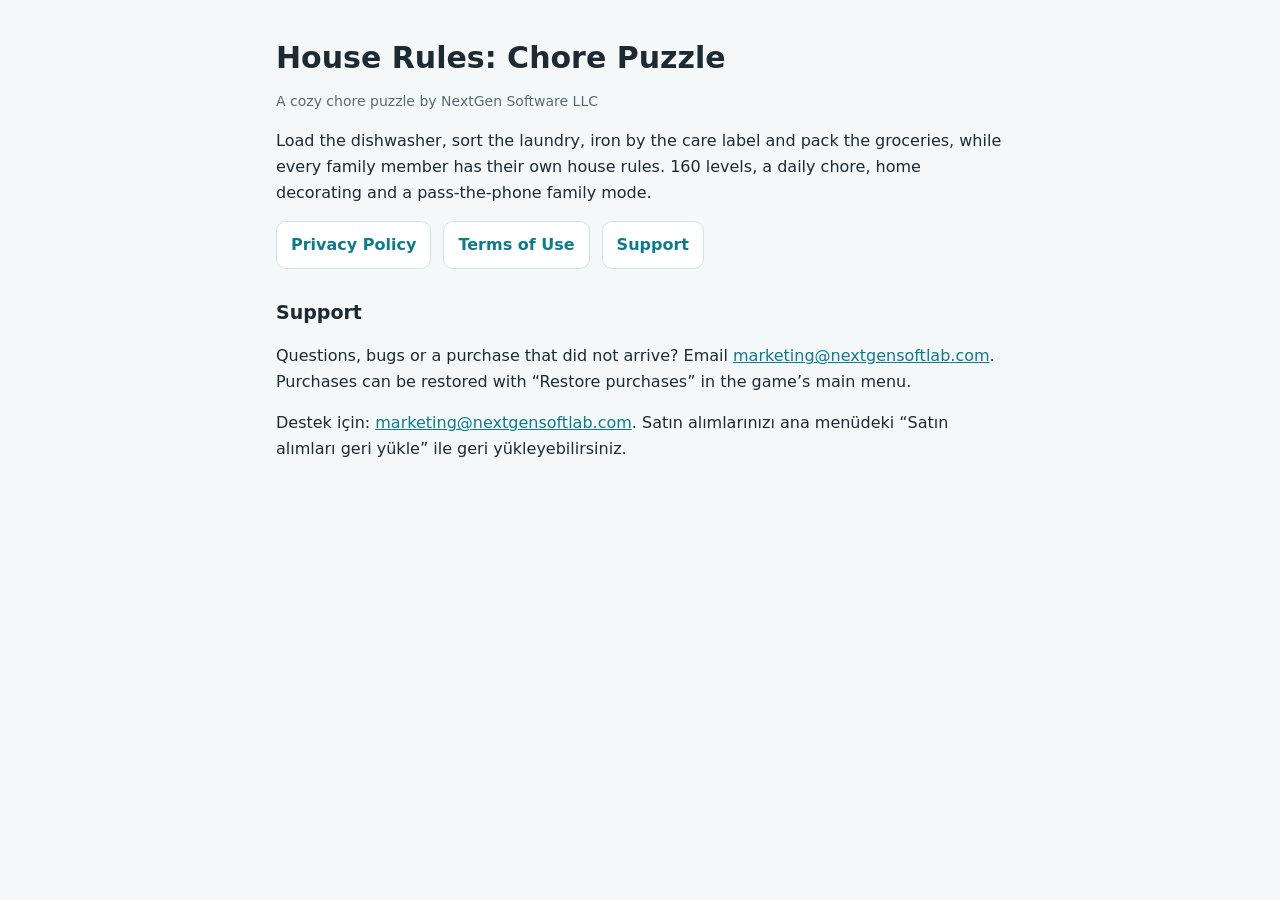
<file: index.html>
<!doctype html>
<html lang="en">
<head>
<meta charset="utf-8">
<meta name="viewport" content="width=device-width,initial-scale=1">
<title>House Rules: Chore Puzzle</title>
<link rel="stylesheet" href="style.css">
</head>
<body>
<main>
<h1>House Rules: Chore Puzzle</h1>
<p class="meta">A cozy chore puzzle by NextGen Software LLC</p>
<p>Load the dishwasher, sort the laundry, iron by the care label and pack the groceries, while every family member has their own house rules. 160 levels, a daily chore, home decorating and a pass-the-phone family mode.</p>
<div class="apps">
<a href="privacy-policy/">Privacy Policy</a>
<a href="terms-of-use/">Terms of Use</a>
<a href="mailto:marketing@nextgensoftlab.com?subject=House%20Rules%20support">Support</a>
</div>
<h2>Support</h2>
<p>Questions, bugs or a purchase that did not arrive? Email <a href="mailto:marketing@nextgensoftlab.com?subject=House%20Rules%20support">marketing@nextgensoftlab.com</a>. Purchases can be restored with “Restore purchases” in the game’s main menu.</p>
<p lang="tr">Destek için: <a href="mailto:marketing@nextgensoftlab.com?subject=House%20Rules%20destek">marketing@nextgensoftlab.com</a>. Satın alımlarınızı ana menüdeki “Satın alımları geri yükle” ile geri yükleyebilirsiniz.</p>
</main>
</body>
</html>
</file>
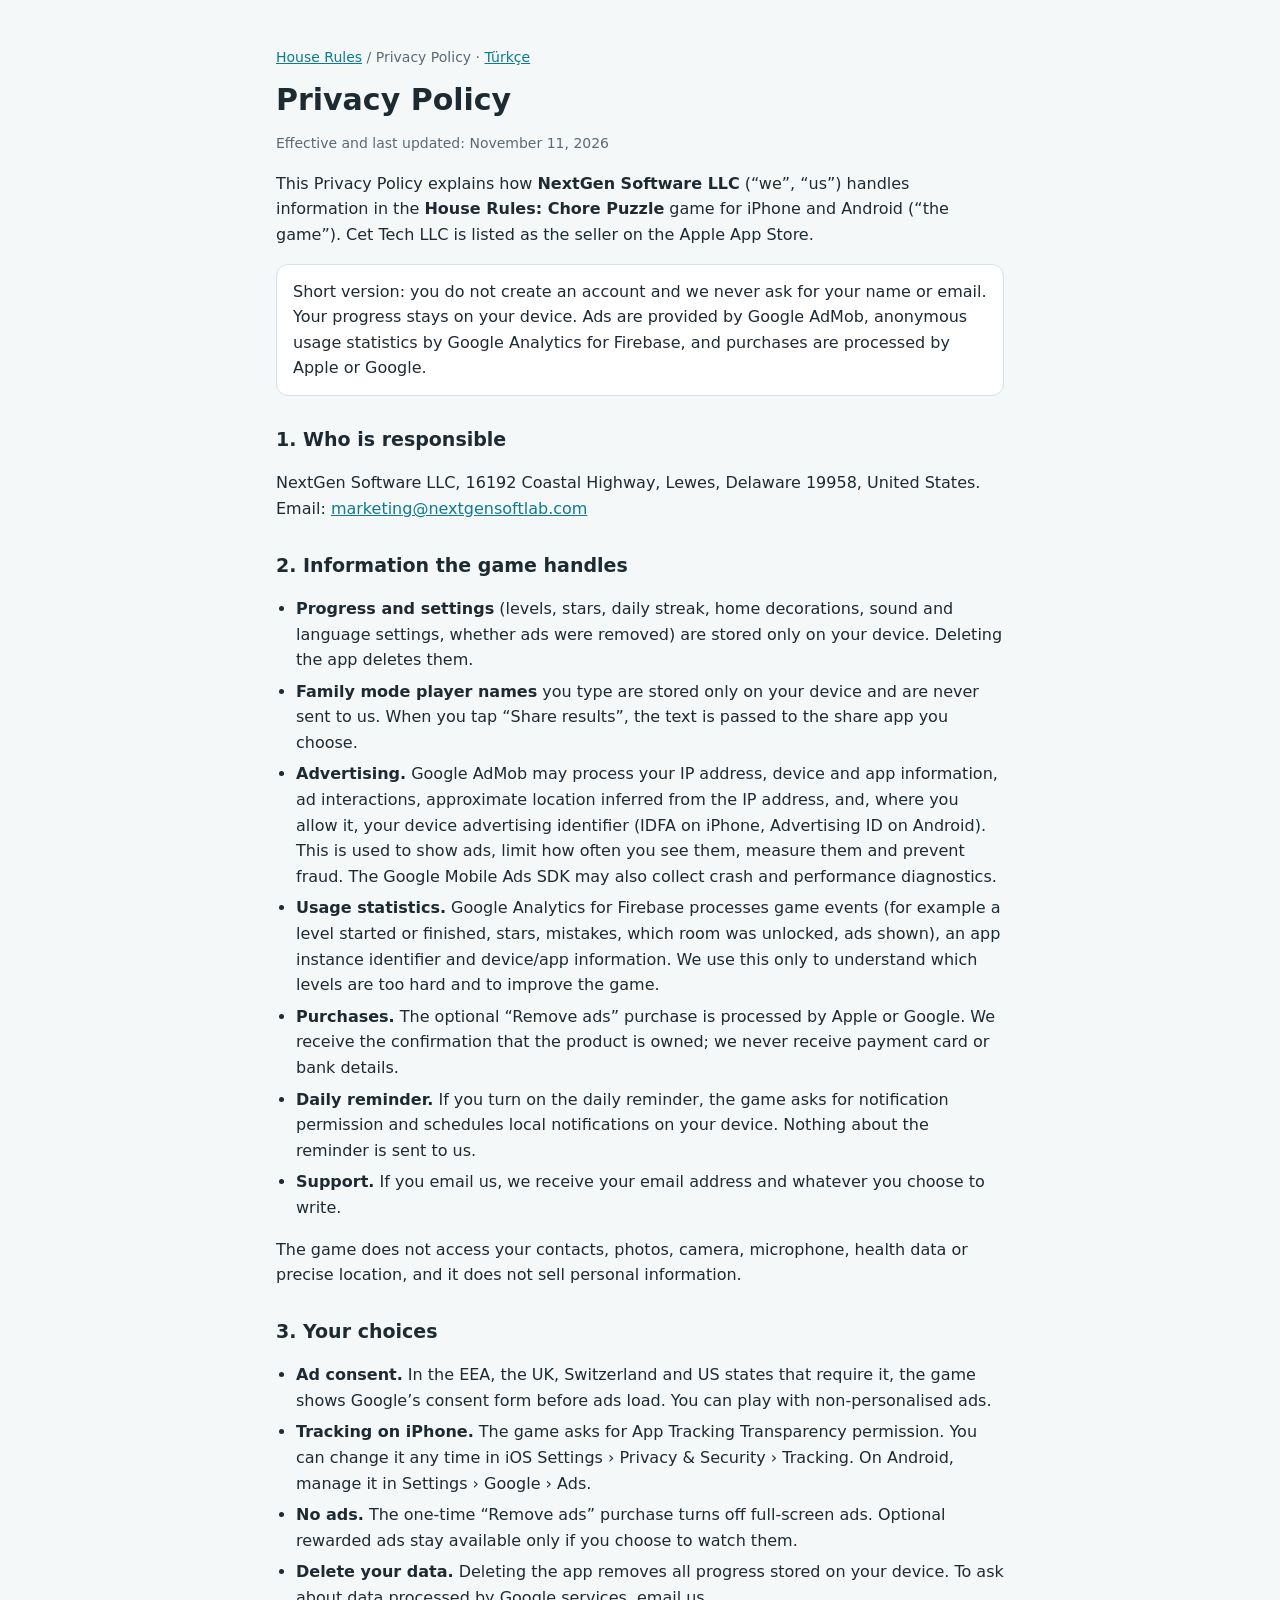
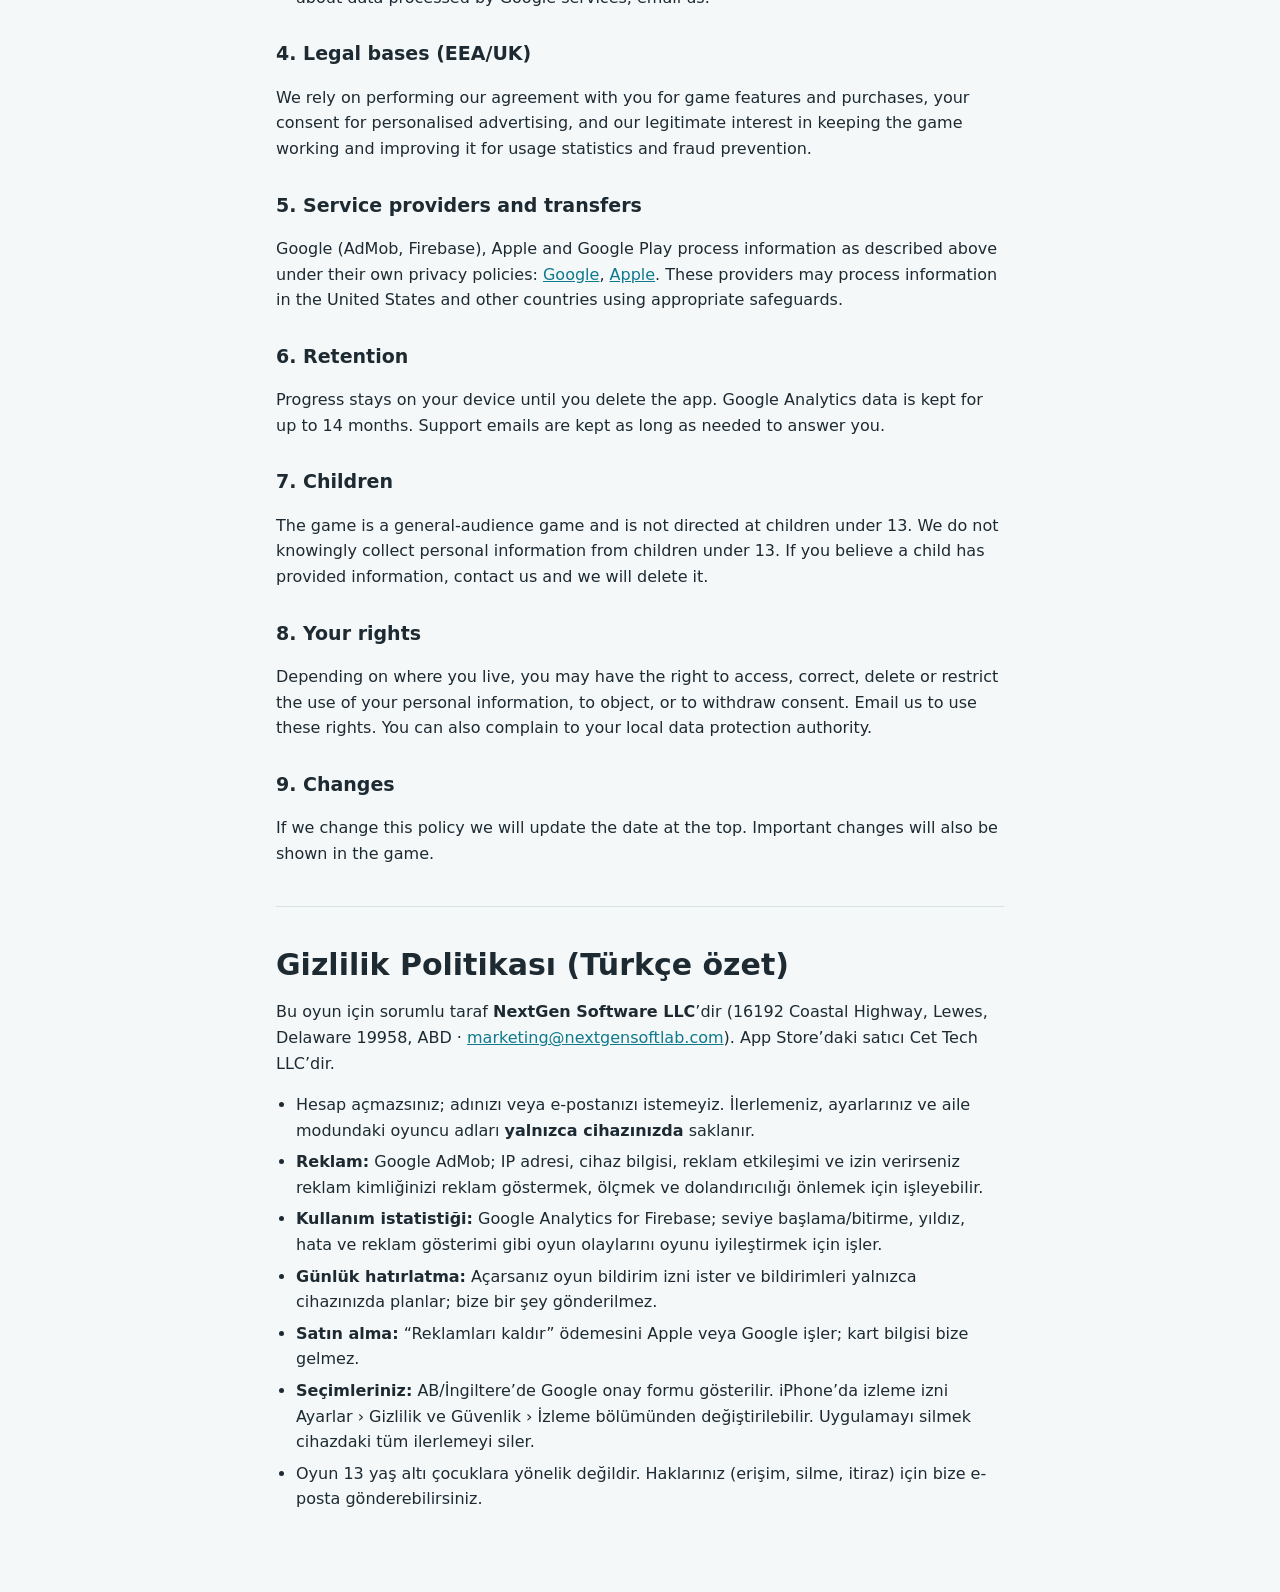
<file: privacy-policy/index.html>
<!doctype html>
<html lang="en">
<head>
<meta charset="utf-8">
<meta name="viewport" content="width=device-width,initial-scale=1">
<title>House Rules · Privacy Policy</title>
<link rel="stylesheet" href="../style.css">
</head>
<body>
<main>
<p class="crumb"><a href="../">House Rules</a> / Privacy Policy · <a href="#tr">Türkçe</a></p>
<h1>Privacy Policy</h1>
<p class="meta">Effective and last updated: November 11, 2026</p>

<p>This Privacy Policy explains how <b>NextGen Software LLC</b> (“we”, “us”) handles information in the <b>House Rules: Chore Puzzle</b> game for iPhone and Android (“the game”). Cet Tech LLC is listed as the seller on the Apple App Store.</p>
<p class="box">Short version: you do not create an account and we never ask for your name or email. Your progress stays on your device. Ads are provided by Google AdMob, anonymous usage statistics by Google Analytics for Firebase, and purchases are processed by Apple or Google.</p>

<h2>1. Who is responsible</h2>
<p>NextGen Software LLC, 16192 Coastal Highway, Lewes, Delaware 19958, United States. Email: <a href="mailto:marketing@nextgensoftlab.com">marketing@nextgensoftlab.com</a></p>

<h2>2. Information the game handles</h2>
<ul>
<li><b>Progress and settings</b> (levels, stars, daily streak, home decorations, sound and language settings, whether ads were removed) are stored only on your device. Deleting the app deletes them.</li>
<li><b>Family mode player names</b> you type are stored only on your device and are never sent to us. When you tap “Share results”, the text is passed to the share app you choose.</li>
<li><b>Advertising.</b> Google AdMob may process your IP address, device and app information, ad interactions, approximate location inferred from the IP address, and, where you allow it, your device advertising identifier (IDFA on iPhone, Advertising ID on Android). This is used to show ads, limit how often you see them, measure them and prevent fraud. The Google Mobile Ads SDK may also collect crash and performance diagnostics.</li>
<li><b>Usage statistics.</b> Google Analytics for Firebase processes game events (for example a level started or finished, stars, mistakes, which room was unlocked, ads shown), an app instance identifier and device/app information. We use this only to understand which levels are too hard and to improve the game.</li>
<li><b>Purchases.</b> The optional “Remove ads” purchase is processed by Apple or Google. We receive the confirmation that the product is owned; we never receive payment card or bank details.</li>
<li><b>Daily reminder.</b> If you turn on the daily reminder, the game asks for notification permission and schedules local notifications on your device. Nothing about the reminder is sent to us.</li>
<li><b>Support.</b> If you email us, we receive your email address and whatever you choose to write.</li>
</ul>
<p>The game does not access your contacts, photos, camera, microphone, health data or precise location, and it does not sell personal information.</p>

<h2>3. Your choices</h2>
<ul>
<li><b>Ad consent.</b> In the EEA, the UK, Switzerland and US states that require it, the game shows Google’s consent form before ads load. You can play with non-personalised ads.</li>
<li><b>Tracking on iPhone.</b> The game asks for App Tracking Transparency permission. You can change it any time in iOS Settings › Privacy &amp; Security › Tracking. On Android, manage it in Settings › Google › Ads.</li>
<li><b>No ads.</b> The one-time “Remove ads” purchase turns off full-screen ads. Optional rewarded ads stay available only if you choose to watch them.</li>
<li><b>Delete your data.</b> Deleting the app removes all progress stored on your device. To ask about data processed by Google services, email us.</li>
</ul>

<h2>4. Legal bases (EEA/UK)</h2>
<p>We rely on performing our agreement with you for game features and purchases, your consent for personalised advertising, and our legitimate interest in keeping the game working and improving it for usage statistics and fraud prevention.</p>

<h2>5. Service providers and transfers</h2>
<p>Google (AdMob, Firebase), Apple and Google Play process information as described above under their own privacy policies: <a href="https://policies.google.com/privacy">Google</a>, <a href="https://www.apple.com/legal/privacy/">Apple</a>. These providers may process information in the United States and other countries using appropriate safeguards.</p>

<h2>6. Retention</h2>
<p>Progress stays on your device until you delete the app. Google Analytics data is kept for up to 14 months. Support emails are kept as long as needed to answer you.</p>

<h2>7. Children</h2>
<p>The game is a general-audience game and is not directed at children under 13. We do not knowingly collect personal information from children under 13. If you believe a child has provided information, contact us and we will delete it.</p>

<h2>8. Your rights</h2>
<p>Depending on where you live, you may have the right to access, correct, delete or restrict the use of your personal information, to object, or to withdraw consent. Email us to use these rights. You can also complain to your local data protection authority.</p>

<h2>9. Changes</h2>
<p>If we change this policy we will update the date at the top. Important changes will also be shown in the game.</p>

<hr>
<section id="tr" lang="tr">
<h1>Gizlilik Politikası (Türkçe özet)</h1>
<p>Bu oyun için sorumlu taraf <b>NextGen Software LLC</b>’dir (16192 Coastal Highway, Lewes, Delaware 19958, ABD · <a href="mailto:marketing@nextgensoftlab.com">marketing@nextgensoftlab.com</a>). App Store’daki satıcı Cet Tech LLC’dir.</p>
<ul>
<li>Hesap açmazsınız; adınızı veya e-postanızı istemeyiz. İlerlemeniz, ayarlarınız ve aile modundaki oyuncu adları <b>yalnızca cihazınızda</b> saklanır.</li>
<li><b>Reklam:</b> Google AdMob; IP adresi, cihaz bilgisi, reklam etkileşimi ve izin verirseniz reklam kimliğinizi reklam göstermek, ölçmek ve dolandırıcılığı önlemek için işleyebilir.</li>
<li><b>Kullanım istatistiği:</b> Google Analytics for Firebase; seviye başlama/bitirme, yıldız, hata ve reklam gösterimi gibi oyun olaylarını oyunu iyileştirmek için işler.</li>
<li><b>Günlük hatırlatma:</b> Açarsanız oyun bildirim izni ister ve bildirimleri yalnızca cihazınızda planlar; bize bir şey gönderilmez.</li>
<li><b>Satın alma:</b> “Reklamları kaldır” ödemesini Apple veya Google işler; kart bilgisi bize gelmez.</li>
<li><b>Seçimleriniz:</b> AB/İngiltere’de Google onay formu gösterilir. iPhone’da izleme izni Ayarlar › Gizlilik ve Güvenlik › İzleme bölümünden değiştirilebilir. Uygulamayı silmek cihazdaki tüm ilerlemeyi siler.</li>
<li>Oyun 13 yaş altı çocuklara yönelik değildir. Haklarınız (erişim, silme, itiraz) için bize e-posta gönderebilirsiniz.</li>
</ul>
</section>
</main>
</body>
</html>
</file>
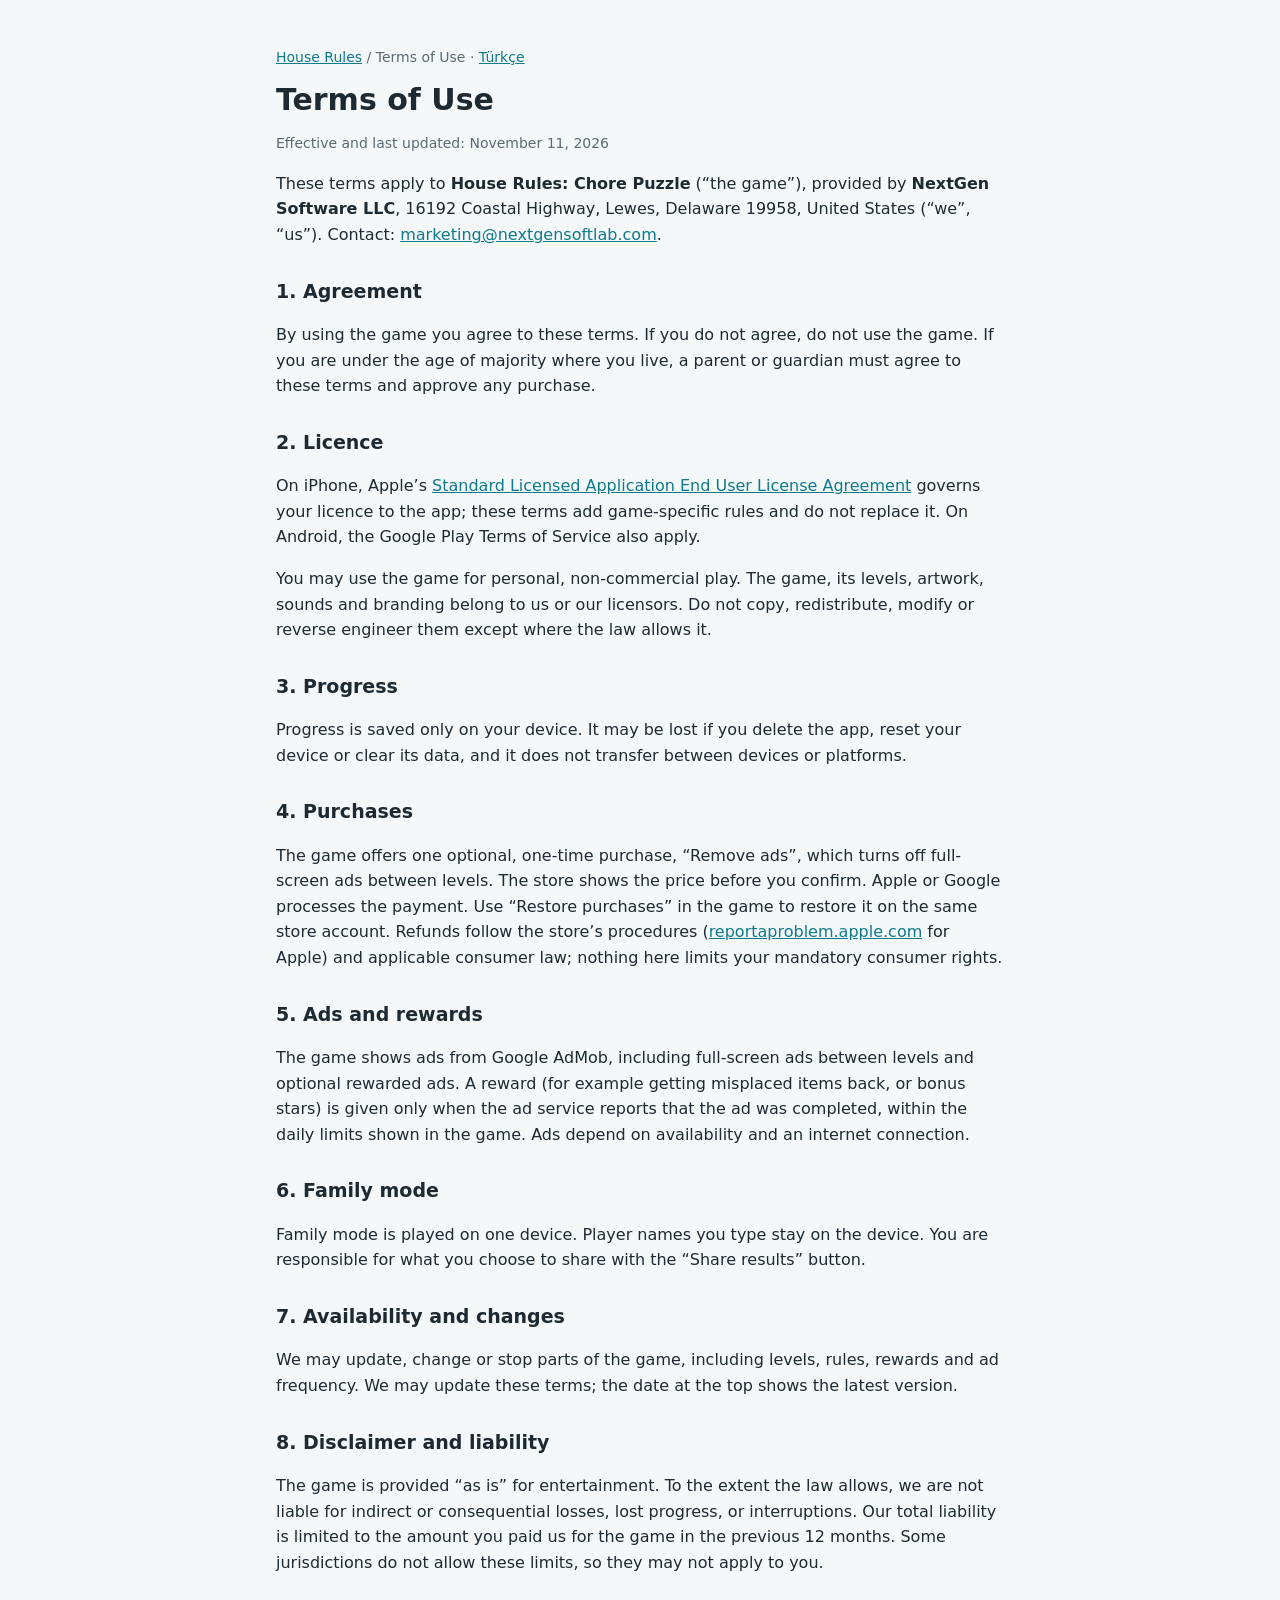
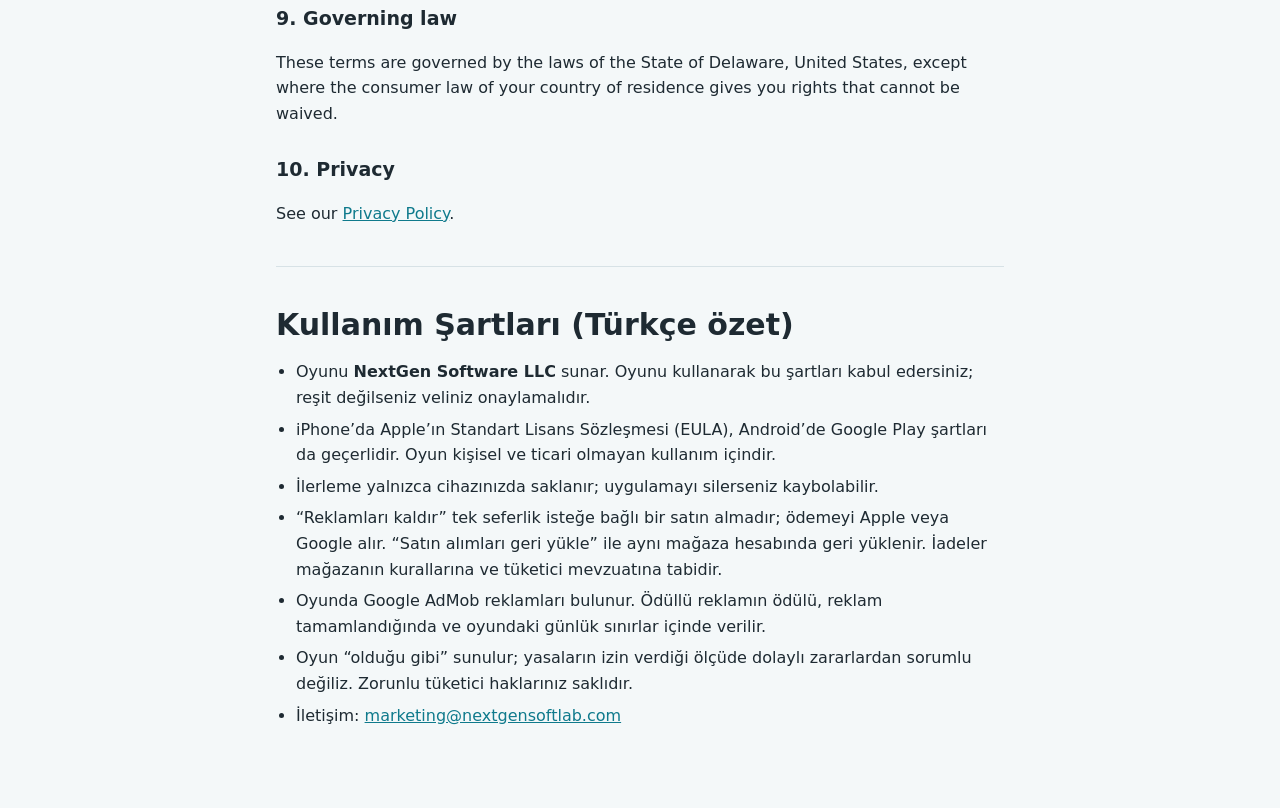
<file: terms-of-use/index.html>
<!doctype html>
<html lang="en">
<head>
<meta charset="utf-8">
<meta name="viewport" content="width=device-width,initial-scale=1">
<title>House Rules · Terms of Use</title>
<link rel="stylesheet" href="../style.css">
</head>
<body>
<main>
<p class="crumb"><a href="../">House Rules</a> / Terms of Use · <a href="#tr">Türkçe</a></p>
<h1>Terms of Use</h1>
<p class="meta">Effective and last updated: November 11, 2026</p>

<p>These terms apply to <b>House Rules: Chore Puzzle</b> (“the game”), provided by <b>NextGen Software LLC</b>, 16192 Coastal Highway, Lewes, Delaware 19958, United States (“we”, “us”). Contact: <a href="mailto:marketing@nextgensoftlab.com">marketing@nextgensoftlab.com</a>.</p>

<h2>1. Agreement</h2>
<p>By using the game you agree to these terms. If you do not agree, do not use the game. If you are under the age of majority where you live, a parent or guardian must agree to these terms and approve any purchase.</p>

<h2>2. Licence</h2>
<p>On iPhone, Apple’s <a href="https://www.apple.com/legal/internet-services/itunes/dev/stdeula/">Standard Licensed Application End User License Agreement</a> governs your licence to the app; these terms add game-specific rules and do not replace it. On Android, the Google Play Terms of Service also apply.</p>
<p>You may use the game for personal, non-commercial play. The game, its levels, artwork, sounds and branding belong to us or our licensors. Do not copy, redistribute, modify or reverse engineer them except where the law allows it.</p>

<h2>3. Progress</h2>
<p>Progress is saved only on your device. It may be lost if you delete the app, reset your device or clear its data, and it does not transfer between devices or platforms.</p>

<h2>4. Purchases</h2>
<p>The game offers one optional, one-time purchase, “Remove ads”, which turns off full-screen ads between levels. The store shows the price before you confirm. Apple or Google processes the payment. Use “Restore purchases” in the game to restore it on the same store account. Refunds follow the store’s procedures (<a href="https://reportaproblem.apple.com">reportaproblem.apple.com</a> for Apple) and applicable consumer law; nothing here limits your mandatory consumer rights.</p>

<h2>5. Ads and rewards</h2>
<p>The game shows ads from Google AdMob, including full-screen ads between levels and optional rewarded ads. A reward (for example getting misplaced items back, or bonus stars) is given only when the ad service reports that the ad was completed, within the daily limits shown in the game. Ads depend on availability and an internet connection.</p>

<h2>6. Family mode</h2>
<p>Family mode is played on one device. Player names you type stay on the device. You are responsible for what you choose to share with the “Share results” button.</p>

<h2>7. Availability and changes</h2>
<p>We may update, change or stop parts of the game, including levels, rules, rewards and ad frequency. We may update these terms; the date at the top shows the latest version.</p>

<h2>8. Disclaimer and liability</h2>
<p>The game is provided “as is” for entertainment. To the extent the law allows, we are not liable for indirect or consequential losses, lost progress, or interruptions. Our total liability is limited to the amount you paid us for the game in the previous 12 months. Some jurisdictions do not allow these limits, so they may not apply to you.</p>

<h2>9. Governing law</h2>
<p>These terms are governed by the laws of the State of Delaware, United States, except where the consumer law of your country of residence gives you rights that cannot be waived.</p>

<h2>10. Privacy</h2>
<p>See our <a href="../privacy-policy/">Privacy Policy</a>.</p>

<hr>
<section id="tr" lang="tr">
<h1>Kullanım Şartları (Türkçe özet)</h1>
<ul>
<li>Oyunu <b>NextGen Software LLC</b> sunar. Oyunu kullanarak bu şartları kabul edersiniz; reşit değilseniz veliniz onaylamalıdır.</li>
<li>iPhone’da Apple’ın Standart Lisans Sözleşmesi (EULA), Android’de Google Play şartları da geçerlidir. Oyun kişisel ve ticari olmayan kullanım içindir.</li>
<li>İlerleme yalnızca cihazınızda saklanır; uygulamayı silerseniz kaybolabilir.</li>
<li>“Reklamları kaldır” tek seferlik isteğe bağlı bir satın almadır; ödemeyi Apple veya Google alır. “Satın alımları geri yükle” ile aynı mağaza hesabında geri yüklenir. İadeler mağazanın kurallarına ve tüketici mevzuatına tabidir.</li>
<li>Oyunda Google AdMob reklamları bulunur. Ödüllü reklamın ödülü, reklam tamamlandığında ve oyundaki günlük sınırlar içinde verilir.</li>
<li>Oyun “olduğu gibi” sunulur; yasaların izin verdiği ölçüde dolaylı zararlardan sorumlu değiliz. Zorunlu tüketici haklarınız saklıdır.</li>
<li>İletişim: <a href="mailto:marketing@nextgensoftlab.com">marketing@nextgensoftlab.com</a></li>
</ul>
</section>
</main>
</body>
</html>
</file>
<file: style.css>
:root{--ink:#1E2A32;--soft:#5A6A74;--bg:#F4F8F9;--card:#fff;--line:#D7E2E6;--accent:#0F7A8C}
@media (prefers-color-scheme:dark){:root{--ink:#E6EEF1;--soft:#A9B7BF;--bg:#12191D;--card:#1B252B;--line:#2C3A42;--accent:#5FCFE0}}
*{box-sizing:border-box}
body{margin:0;background:var(--bg);color:var(--ink);font:16px/1.6 system-ui,-apple-system,"Segoe UI",sans-serif}
main{max-width:760px;margin:0 auto;padding:32px 16px 64px}
h1{font-size:30px;line-height:1.2;margin:8px 0 4px}
h2{font-size:19px;margin:28px 0 6px}
a{color:var(--accent)}
.meta,.crumb{color:var(--soft);font-size:14px}
.box{background:var(--card);border:1px solid var(--line);border-radius:12px;padding:14px 16px}
ul{padding-left:20px}
li{margin:6px 0}
hr{border:0;border-top:1px solid var(--line);margin:40px 0}
.apps{display:flex;gap:12px;flex-wrap:wrap}
.apps a{display:inline-block;background:var(--card);border:1px solid var(--line);border-radius:10px;padding:10px 14px;text-decoration:none;font-weight:600}
</file>
